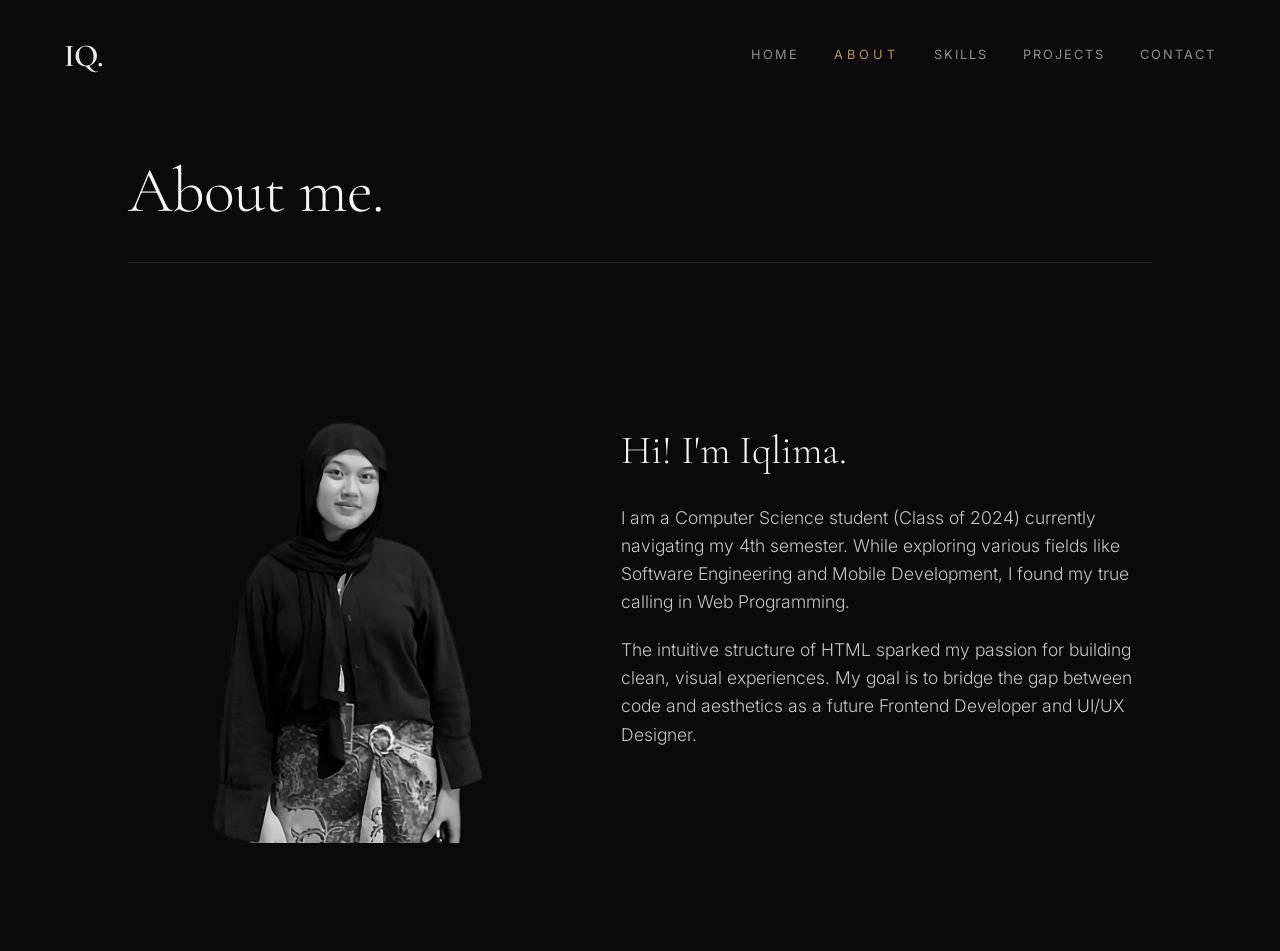
<file: about.html>
<!DOCTYPE html>
<html lang="id">
<head>
    <meta charset="UTF-8">
    <meta name="viewport" content="width=device-width, initial-scale=1.0">
    <title>About | Iqlima Juliana</title>
    <link rel="stylesheet" href="style.css">
</head>
<body>
    <header>
        <div class="logo"><a href="index.html">IQ.</a></div>
        <nav class="nav-links">
            <a href="index.html">Home</a>
            <a href="about.html" class="active">About</a>
            <a href="skills.html">Skills</a>
            <a href="project.html">Projects</a>
            <a href="contact.html">Contact</a>
        </nav>
    </header>

    <section>
        <div class="container">
            <h1 class="section-title">About me.</h1>
            <div class="about-grid">
                <div class="about-image-wrapper reveal">
                    <img src="Assets/img/imm.png" alt="Iqlima Juliana">
                </div>
                <div class="about-text reveal">
                    <h3>Hi! I'm Iqlima.</h3>
                    <p>I am a Computer Science student (Class of 2024) currently navigating my 4th semester. While exploring various fields like Software Engineering and Mobile Development, I found my true calling in Web Programming.</p>
                    <p>The intuitive structure of HTML sparked my passion for building clean, visual experiences. My goal is to bridge the gap between code and aesthetics as a future Frontend Developer and UI/UX Designer.</p>
                </div>
            </div>
        </div>
    </section>

    <script src="script.js"></script>
</body>
</html>
</file>
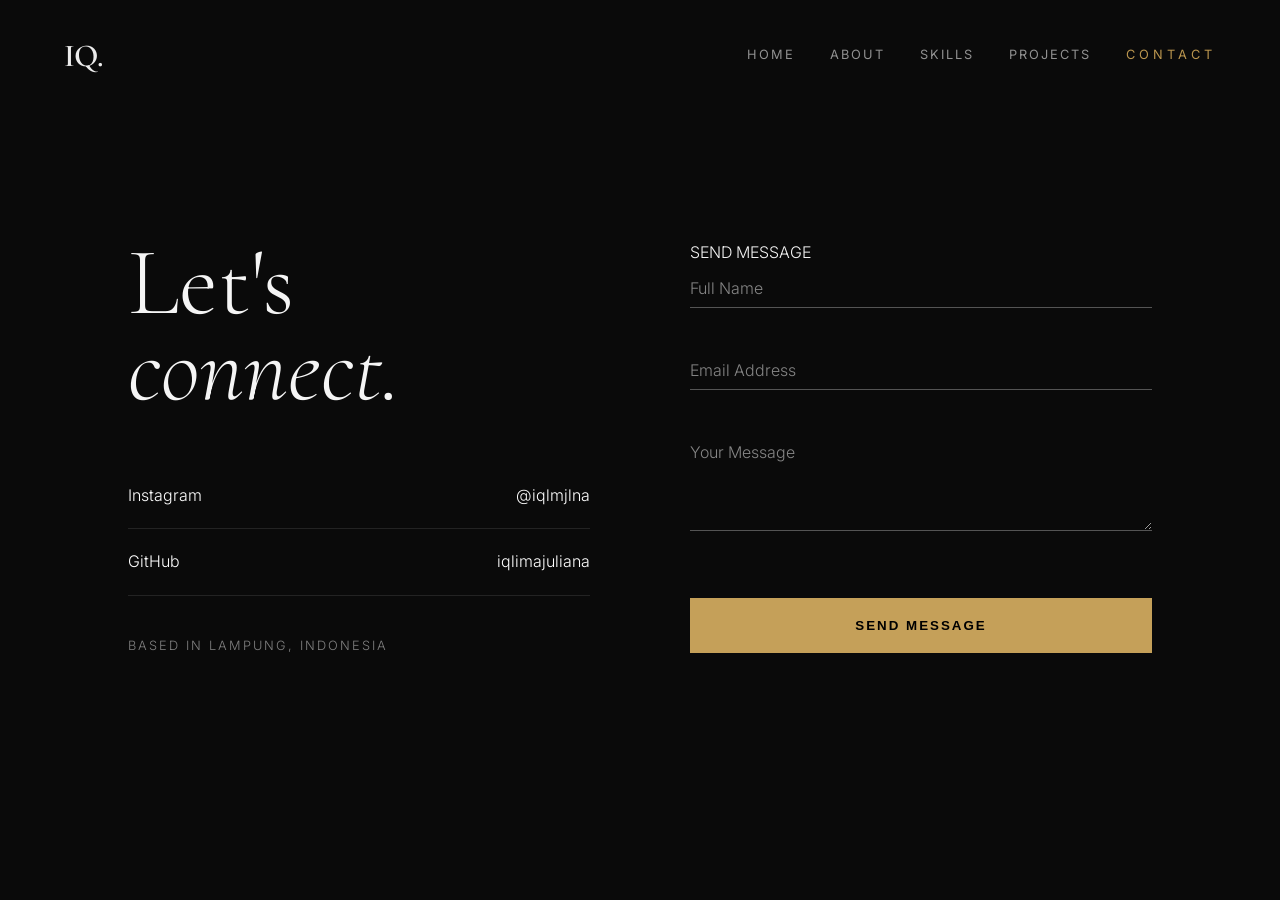
<file: contact.html>
<!DOCTYPE html>
<html lang="id">
<head>
    <meta charset="UTF-8">
    <meta name="viewport" content="width=device-width, initial-scale=1.0">
    <title>Contact | Iqlima Juliana</title>
    <link rel="stylesheet" href="style.css">
</head>
<body>
    <header>
        <div class="logo"><a href="index.html">IQ.</a></div>
        <nav class="nav-links">
            <a href="index.html">Home</a>
            <a href="about.html">About</a>
            <a href="skills.html">Skills</a>
            <a href="project.html">Projects</a>
            <a href="contact.html" class="active">Contact</a>
        </nav>
    </header>

    <section class="contact-section">
        <div class="container contact-container">
            <div class="contact-info">
                <h1 class="contact-title">Let's <br><em>connect.</em></h1>
                <div class="social-links">
                    <a href="https://instagram.com/iqlmjlna" class="social-item">
                        <span class="social-label">Instagram</span>
                        <span class="social-handle">@iqlmjlna</span>
                    </a>
                    <a href="https://github.com/iqlimajuliana" class="social-item">
                        <span class="social-label">GitHub</span>
                        <span class="social-handle">iqlimajuliana</span>
                    </a>
                    <p class="location-tag">Based in Lampung, Indonesia</p>
                </div>
            </div>

            <div class="contact-form-wrapper">
                <p class="form-sub">SEND MESSAGE</p>

                <form class="contact-form" id="contactForm" action="mailto:iqlimajuliana@gmail.com" method="post" enctype="text/plain">
                    <div class="input-group">
                        <input type="text" id="name" name="Nama" required>
                        <label for="name">Full Name</label>
                    </div>
                    <div class="input-group">
                        <input type="email" id="email" name="Email" required>
                        <label for="email">Email Address</label>
                    </div>
                    <div class="input-group">
                        <textarea id="message" name="Pesan" rows="4" required></textarea>
                        <label for="message">Your Message</label>
                    </div>

                    <p id="error-msg"></p>
                    
                    <button type="submit" class="btn-send" id="submitBtn">
                        <span>SEND MESSAGE</span>
                    </button>
                </form>
            </div>
        </div>
    </section>

    <script src="script.js"></script>
</body>
</html>
</file>
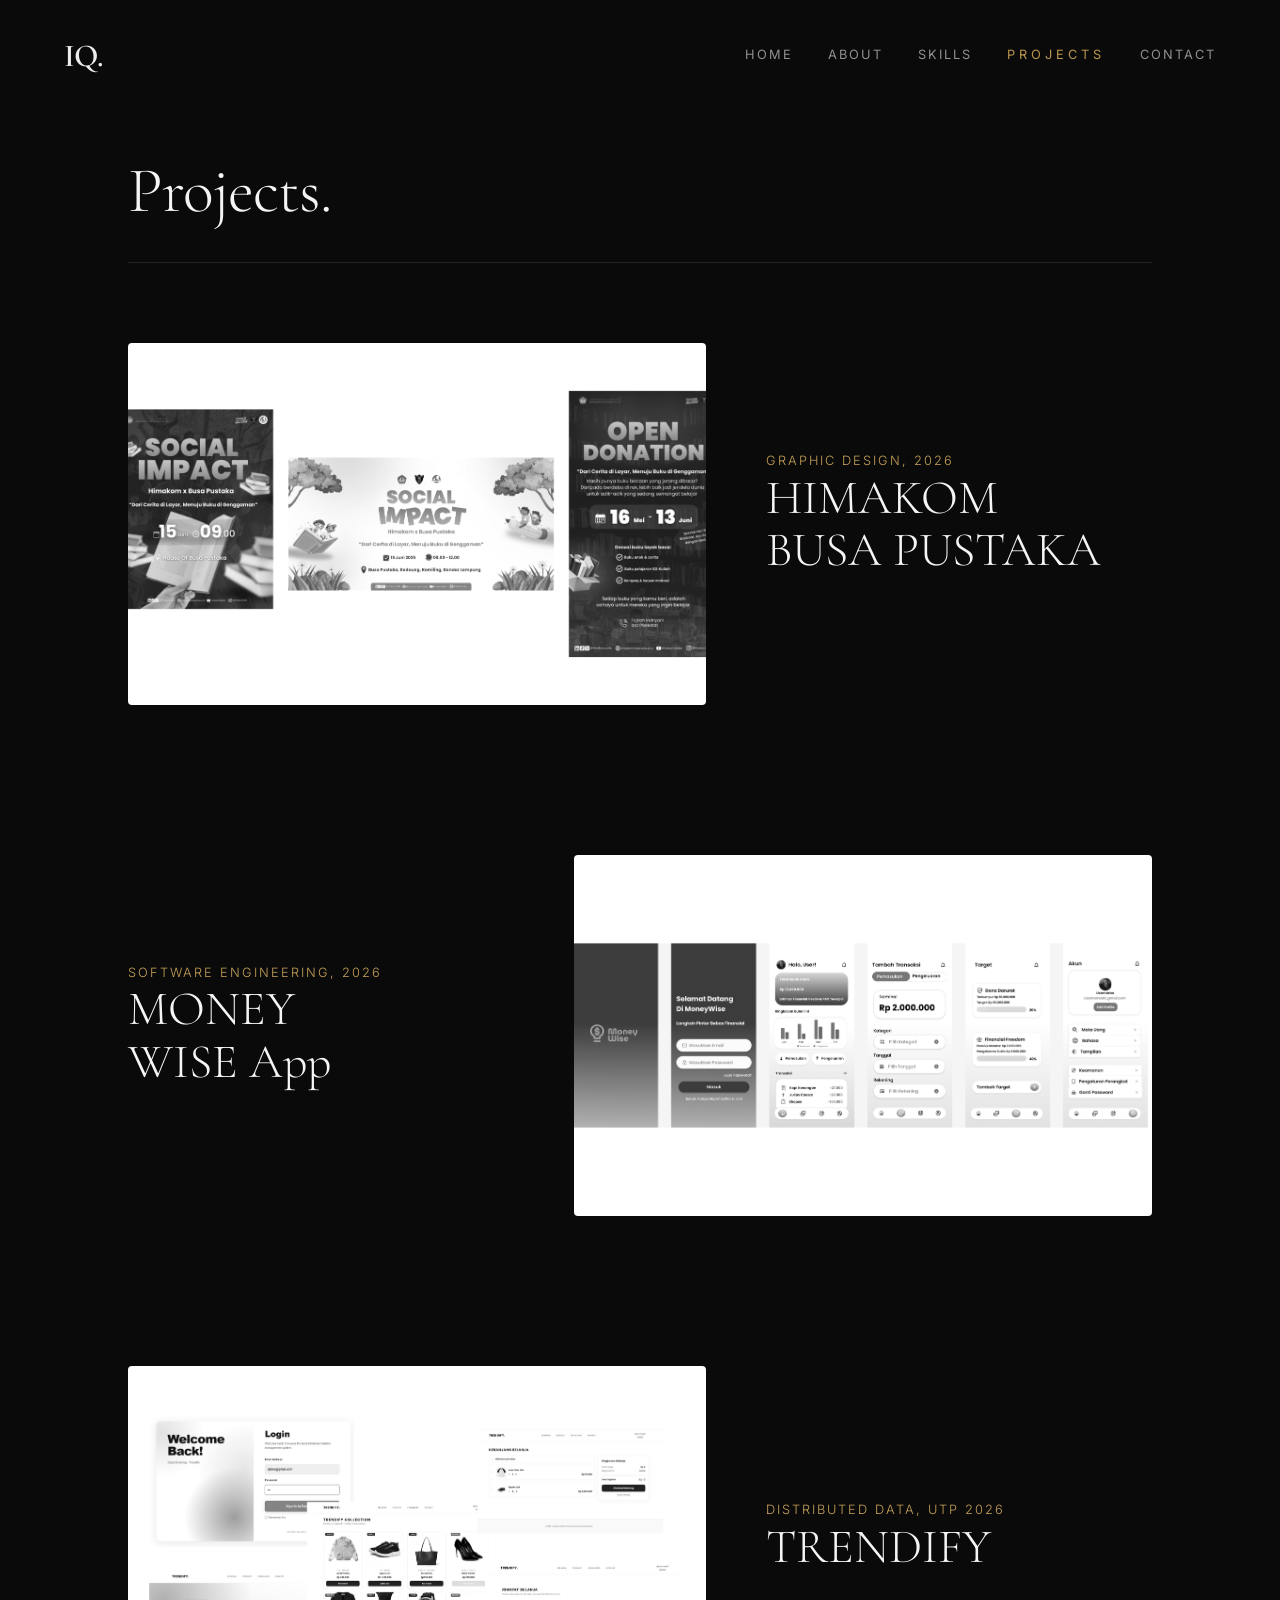
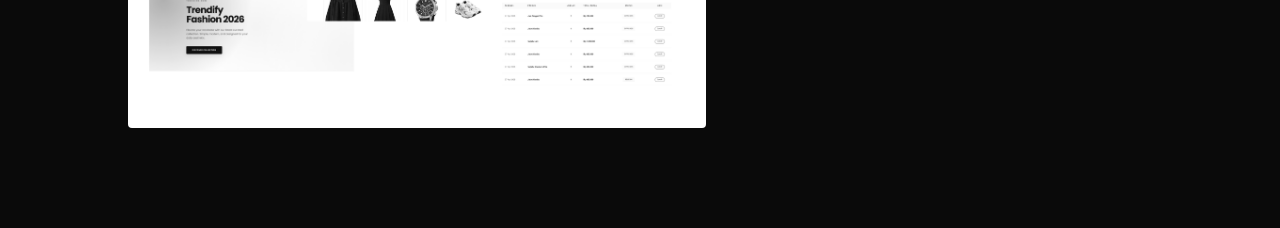
<file: project.html>
<!DOCTYPE html>
<html lang="id">
<head>
    <meta charset="UTF-8">
    <meta name="viewport" content="width=device-width, initial-scale=1.0">
    <title>Projects | Iqlima Juliana</title>
    <link rel="stylesheet" href="style.css">
</head>
<body>
    <header>
        <div class="logo"><a href="index.html">IQ.</a></div>
        <nav class="nav-links">
            <a href="index.html">Home</a>
            <a href="about.html">About</a>
            <a href="skills.html">Skills</a>
            <a href="project.html" class="active">Projects</a>
            <a href="contact.html">Contact</a>
        </nav>
    </header>

    <section>
        <div class="container">
            <h1 class="section-title">Projects.</h1>
            <div class="project-wrapper">

                <div class="project-section reveal">
                    <div class="single-project-img">
                        <img src="Assets/img/p01.png" alt="HIMAKOM x Busa Pustaka">
                    </div>
                    <div class="project-details">
                        <div class="project-meta">Graphic Design, 2026</div>
                        <h2>HIMAKOM <br> BUSA PUSTAKA</h2>
                    </div>
                </div>

                <div class="project-section reverse reveal">
                    <div class="single-project-img">
                        <img src="Assets/img/p02.png" alt="MoneyWise App">
                    </div>
                    <div class="project-details">
                        <div class="project-meta">Software Engineering, 2026</div>
                        <h2>MONEY<br>WISE App</h2>
                    </div>
                </div>

                <div class="project-section reveal">
                    <div class="single-project-img">
                        <img src="Assets/img/p03.png" alt="Trendify Platform">
                    </div>
                    <div class="project-details">
                        <div class="project-meta">Distributed Data, UTP 2026</div>
                        <h2>TRENDIFY</h2>
                    </div>
                </div>

            </div>
        </div>
    </section>

    <script src="script.js"></script>
</body>
</html>
</file>
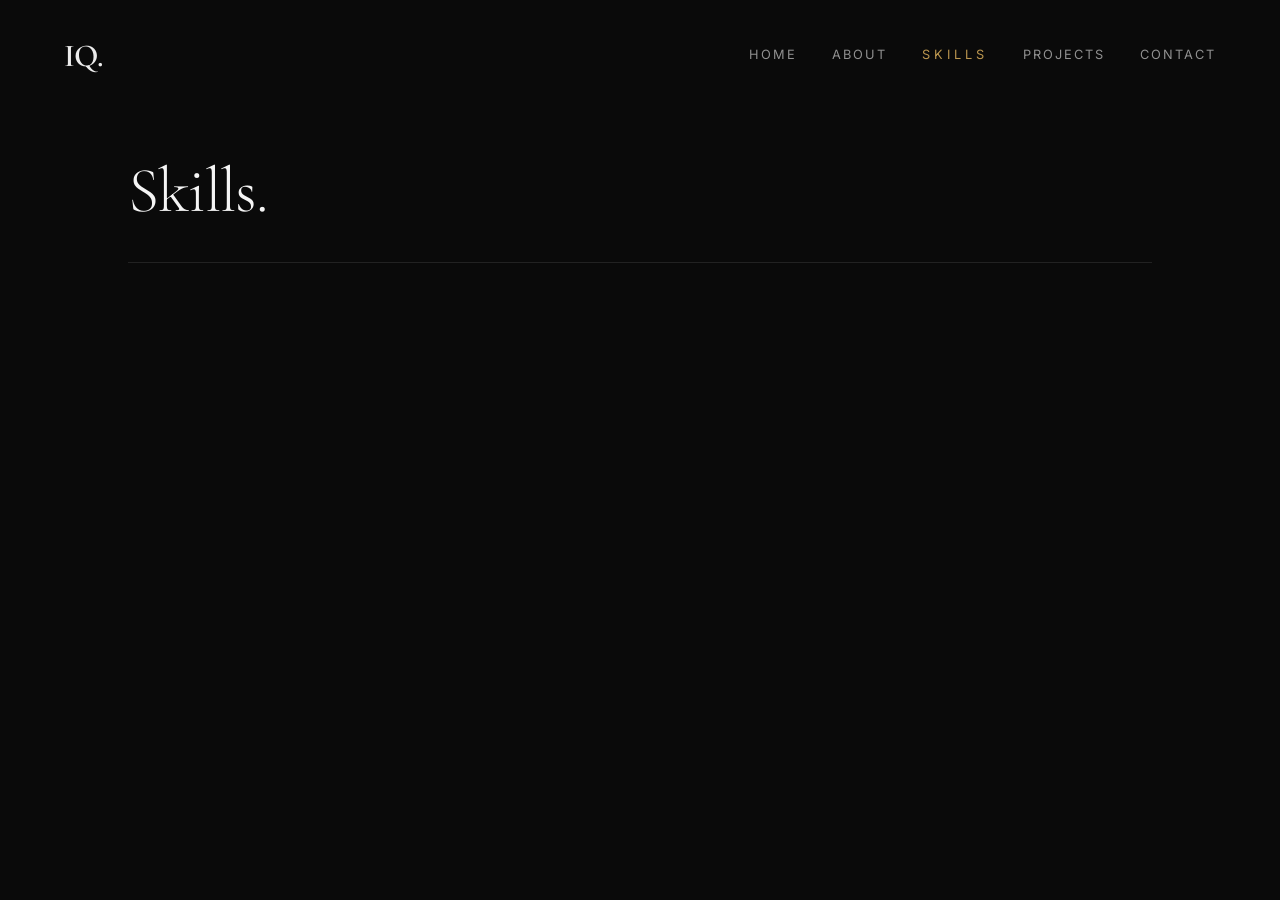
<file: skills.html>
<!DOCTYPE html>
<html lang="id">
<head>
    <meta charset="UTF-8">
    <meta name="viewport" content="width=device-width, initial-scale=1.0">
    <title>Skills | Iqlima Juliana</title>
    <link rel="stylesheet" href="style.css">
</head>
<body>
    <header>
        <div class="logo"><a href="index.html">IQ.</a></div>
        <nav class="nav-links">
            <a href="index.html">Home</a>
            <a href="about.html">About</a>
            <a href="skills.html" class="active">Skills</a>
            <a href="project.html">Projects</a>
            <a href="contact.html">Contact</a>
        </nav>
    </header>

    <section>
        <div class="container">
            <h1 class="section-title">Skills.</h1>
            <div class="skills-list">
                <div class="skill-item reveal">
                    <div class="skill-icon"><img src="Assets/img/figma.png" alt="Figma"></div>
                    <div class="skill-info">
                        <h3>Design</h3>
                        <p>Currently mastering UI/UX design processes through Figma to transform creative concepts into well-structured and purposeful visual experiences.</p>
                    </div>
                </div>
                <div class="skill-item reveal">
                    <div class="skill-icon"><img src="Assets/img/html.png" alt="HTML"></div>
                    <div class="skill-info">
                        <h3>Frontend Dev</h3>
                        <p>Proficient in web architecture fundamentals, focused on building responsive and meticulously organized interface foundations.</p>
                    </div>
                </div>
                <div class="skill-item reveal">
                    <div class="skill-icon"><img src="Assets/img/canva.png" alt="Canva"></div>
                    <div class="skill-info">
                        <h3>Design</h3>
                        <p>Leveraging a solid background in visual design since high school to curate aesthetically compelling digital content with efficiency.</p>
                    </div>
                </div>
                </div>
        </div>
    </section>

    <script src="script.js"></script>
</body>
</html>
</file>
<file: style.css>
/* --- GLOBAL STYLES --- */
@import url('https://fonts.googleapis.com/css2?family=Cormorant+Garamond:ital,wght@0,300;0,600;1,300&family=Inter:wght@300;400;600;800&display=swap');

:root {
    --bg-dark: #0a0a0a;
    --text-light: #f5f5f5;
    --accent: #c5a059; /* Muted Gold */
    --font-serif: 'Cormorant Garamond', serif;
    --font-sans: 'Inter', sans-serif;
    --transition-smooth: all 0.8s cubic-bezier(0.22, 1, 0.36, 1);
}

* {
    margin: 0;
    padding: 0;
    box-sizing: border-box;
    outline: none;
}

body {
    background-color: var(--bg-dark);
    color: var(--text-light);
    font-family: var(--font-sans);
    line-height: 1.6;
    overflow-x: hidden;
    font-weight: 300;
}

/* LOGO & NAV */
header {
    position: fixed;
    top: 0;
    width: 100%;
    padding: 30px 5%;
    display: flex;
    justify-content: space-between;
    align-items: center;
    z-index: 1000;
    mix-blend-mode: difference; /* Efek teks berubah warna pas backgroundny beda */
}

.logo a {
    font-family: var(--font-serif);
    font-weight: 600;
    font-size: 2rem;
    text-decoration: none;
    color: var(--text-light);
    letter-spacing: -1px;
}

.nav-links {
    display: flex;
    gap: 35px;
}

.nav-links a {
    text-decoration: none;
    color: var(--text-light);
    font-size: 0.8rem;
    font-weight: 400;
    text-transform: uppercase;
    letter-spacing: 2px;
    opacity: 0.6;
    transition: var(--transition-smooth);
}

.nav-links a:hover, .nav-links a.active {
    opacity: 1;
    letter-spacing: 4px;
    color: var(--accent);
}

/* GRID & SECTION */
section {
    padding: 140px 10% 100px;
    min-height: 100vh;
}

.container {
    width: 100%;
    max-width: 1400px;
    margin: 0 auto;
}

.section-title {
    font-family: var(--font-serif);
    font-size: 4rem;
    font-weight: 300;
    letter-spacing: -1px;
    margin-bottom: 80px;
    border-bottom: 1px solid rgba(245, 245, 245, 0.1);
    padding-bottom: 20px;
}

/* HOME */
.hero {
    height: 100vh;
    display: flex;
    flex-direction: column;
    justify-content: center;
    align-items: center;
    overflow: hidden; /* biar gk scroll kl font ny kegedean */
}

.main-title {
    display: flex;
    flex-direction: column;
    align-items: center;
    line-height: 0.65; /* biar teksnya deket */
}

.main-title span {
    font-family: var(--font-serif); 
    font-style: italic;
    font-size: clamp(8rem, 25vw, 18rem); 
    font-weight: 500;
    letter-spacing: -0.04em;
    display: block;
}

.main-title .bottom {
    margin-top: -0.3em; 
    margin-left: 2.9em; 
}

.hero-sub-title {
    font-size: 1rem;
    letter-spacing: 0.3em;
    text-transform: uppercase;
    margin-bottom: -6rem; 
    z-index: 2;
    align-self: flex-start; 
    margin-left: 8%;
    justify-content: left;
    color: var(--accent);
}

/* ABOUT PAGE */
.about-grid {
    display: grid;
    grid-template-columns: 1fr 1.2fr;
    gap: 50px;
    align-items: center;
}

.about-image-wrapper {
    position: relative;
    overflow: hidden;
    border-radius: 4px;
}

.about-image-wrapper img {
    width: 100%;
    height: 500px;
    object-fit: cover;
    filter: grayscale(100%);
    transition: var(--transition-smooth);
}

.about-image-wrapper:hover img {
    filter: grayscale(0%);
    transform: scale(1.05);
}

.about-text h3 {
    font-family: var(--font-serif);
    font-size: 2.5rem;
    font-weight: 300;
    margin-bottom: 30px;
    line-height: 1.2;
}

.about-text p {
    font-size: 1.1rem;
    color: rgba(245, 245, 245, 0.8);
    margin-bottom: 20px;
    max-width: 600px;
}

/* SKILLS PAGE */
.skills-list {
    display: grid;
    grid-template-columns: repeat(auto-fill, minmax(300px, 1fr));
    gap: 40px;
}

.skill-item {
    background-color: rgba(255, 255, 255, 0.03);
    padding: 40px;
    border-radius: 4px;
    border: 1px solid rgba(255, 255, 255, 0.05);
    transition: var(--transition-smooth);
}

.skill-item:hover {
    background-color: rgba(255, 255, 255, 0.07);
    border-color: var(--accent);
    transform: translateY(-5px);
}

.skill-icon {
    width: 50px;
    height: 50px;
    margin-bottom: 30px;
    filter: grayscale(100%) brightness(1.5);
}

.skill-icon img {
    width: 100%; height: 100%; object-fit: contain;
}

.skill-info h3 {
    font-family: var(--font-serif);
    font-size: 1.8rem;
    font-weight: 300;
    margin-bottom: 10px;
}

.skill-info p {
    font-size: 0.9rem;
    color: rgba(245, 245, 245, 0.6);
}

/* PROJECT PAGE  */
.project-wrapper {
    display: flex;
    flex-direction: column;
    gap: 150px;
}

.project-section {
    display: grid;
    grid-template-columns: 1.5fr 1fr;
    gap: 60px;
    align-items: center;
}

.project-section.reverse {
    grid-template-columns: 1fr 1.5fr;
}

.project-section.reverse .single-project-img {
    grid-column: 2;
}

.project-section.reverse .project-details {
    grid-column: 1;
    grid-row: 1;
}

.single-project-img {
    width: 100%;
    aspect-ratio: 16/10;
    overflow: hidden;
    border-radius: 4px;
}

.single-project-img img {
    width: 100%; height: 100%; object-fit: cover;
    filter: grayscale(100%);
    transition: var(--transition-smooth);
}

.project-section:hover img {
    filter: grayscale(0%);
    transform: scale(1.03);
}

.project-details h2 {
    font-family: var(--font-serif);
    font-size: 3rem;
    font-weight: 300;
    line-height: 1.1;
    margin-bottom: 20px;
}

.project-meta {
    font-size: 0.8rem;
    text-transform: uppercase;
    letter-spacing: 2px;
    color: var(--accent);
}

/* CONTACT PAGE */
.contact-grid {
    display: grid;
    grid-template-columns: 1fr 1fr;
    gap: 100px;
}

.contact-title {
    font-family: var(--font-serif);
    font-size: 3.5rem;
    font-weight: 300;
    margin-bottom: 50px;
}

.social-item {
    display: flex;
    align-items: center;
    gap: 20px;
    padding: 25px 0;
    border-bottom: 1px solid rgba(245, 245, 245, 0.05);
    text-decoration: none;
    color: var(--text-light);
    transition: 0.3s;
}

.social-item:hover {
    color: var(--accent);
    padding-left: 10px;
}

.social-icon { width: 30px; height: 30px; filter: invert(1); }
.social-icon img { width: 100%; height: 100%; object-fit: contain; }
.social-info h3 { font-size: 1.1rem; font-weight: 600; }
.social-info p { font-size: 0.9rem; opacity: 0.6; }

/* CONTACT FORM */
.contact-container {
    display: grid;
    grid-template-columns: 1fr 1fr;
    gap: 100px;
    padding-top: 100px;
    align-items: start;
}

.contact-title {
    font-family: var(--font-serif);
    font-size: clamp(3rem, 8vw, 6rem);
    line-height: 0.9;
    margin-bottom: 50px;
}

/* Social Links Styling */
.social-item {
    display: flex;
    justify-content: space-between;
    padding: 20px 0;
    border-bottom: 1px solid rgba(255, 255, 255, 0.1);
    text-decoration: none;
    color: white;
    transition: 0.3s;
}

.social-item:hover {
    padding-left: 10px;
    color: #c5a059; 
}

/* Form Floating Label Effect */
.input-group {
    position: relative;
    margin-bottom: 40px;
}

.input-group input, 
.input-group textarea {
    width: 100%;
    background: transparent;
    border: none;
    border-bottom: 1px solid rgba(255, 255, 255, 0.3);
    padding: 10px 0;
    color: white;
    font-size: 1.1rem;
    outline: none;
}

.input-group label {
    position: absolute;
    left: 0;
    top: 10px;
    color: rgba(255, 255, 255, 0.5);
    transition: 0.3s;
    pointer-events: none;
}

/* Animasi saat input diklik atau diisi */
.input-group input:focus ~ label,
.input-group input:valid ~ label,
.input-group textarea:focus ~ label,
.input-group textarea:valid ~ label {

    top: -20px;
    font-size: 0.8rem;
    color: #c5a059;
}
.input-group input:focus:invalid,
.input-group textarea:focus:invalid {
    border-bottom: 1px solid #ff6b6b;
}

.input-group input:focus, 
.input-group textarea:focus {
    border-bottom: 1px solid #c5a059;
}

#error-msg {
    font-family: var(--font-sans);
    letter-spacing: 1px;
    text-transform: uppercase;
    font-weight: 600;
}

@media (max-width: 768px) {
    .contact-container {
        flex-direction: column;
        padding-top: 100px;
    }
    
    .contact-title {
        font-size: 3rem;
        margin-bottom: 40px;
    }
}

/* Button Styling */
.btn-send {
    width: 100%;
    background: #c5a059;
    color: black;
    border: none;
    padding: 20px;
    font-weight: 700;
    letter-spacing: 2px;
    cursor: pointer;
    transition: 0.3s;
    margin-top: 20px;
}

.btn-send:hover {
    background: white;
    transform: translateY(-5px);
}

.reveal {
    opacity: 0;
    transform: translateY(10px);
    transition: all 0.6s ease;
}

.reveal.active {
    opacity: 1;
    transform: translateY(0);
}
.location-tag {
    margin-top: 40px;
    font-size: 0.8rem;
    opacity: 0.5;
    text-transform: uppercase;
    letter-spacing: 2px;
}
</file>
